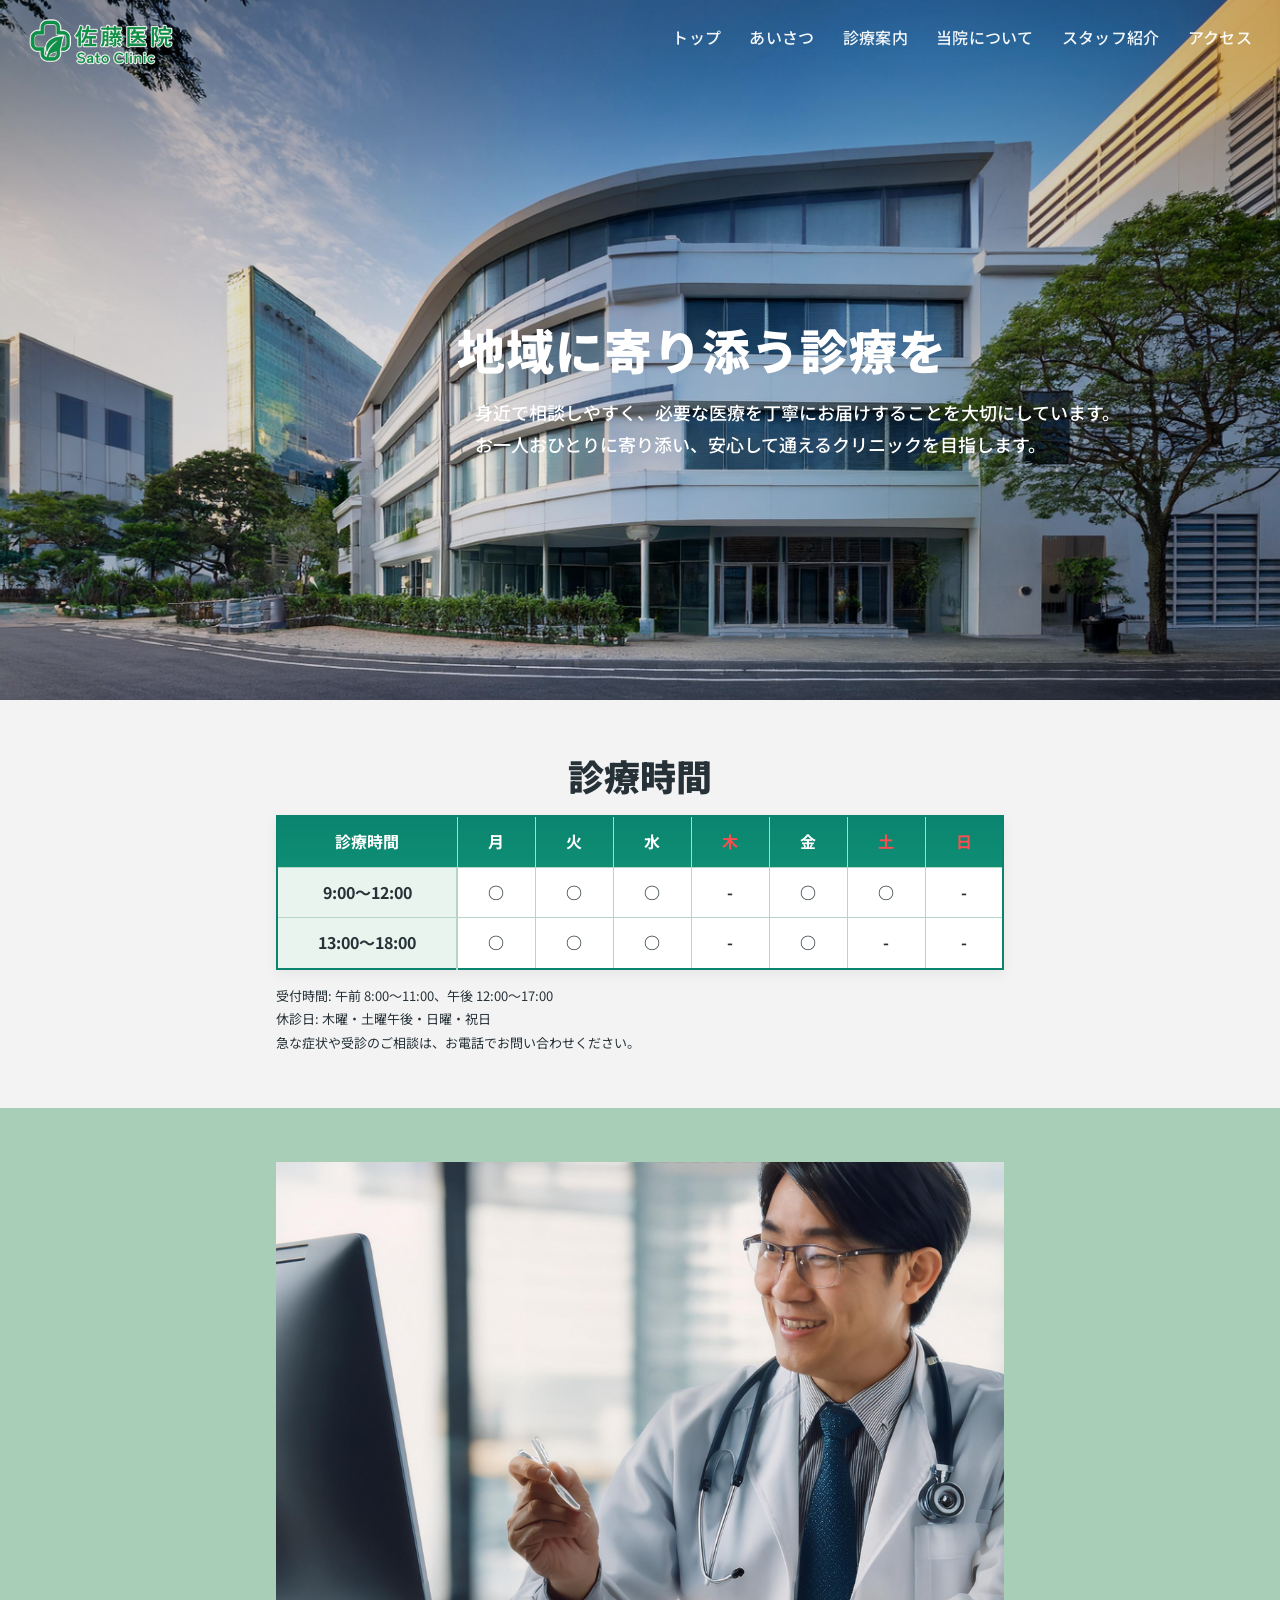
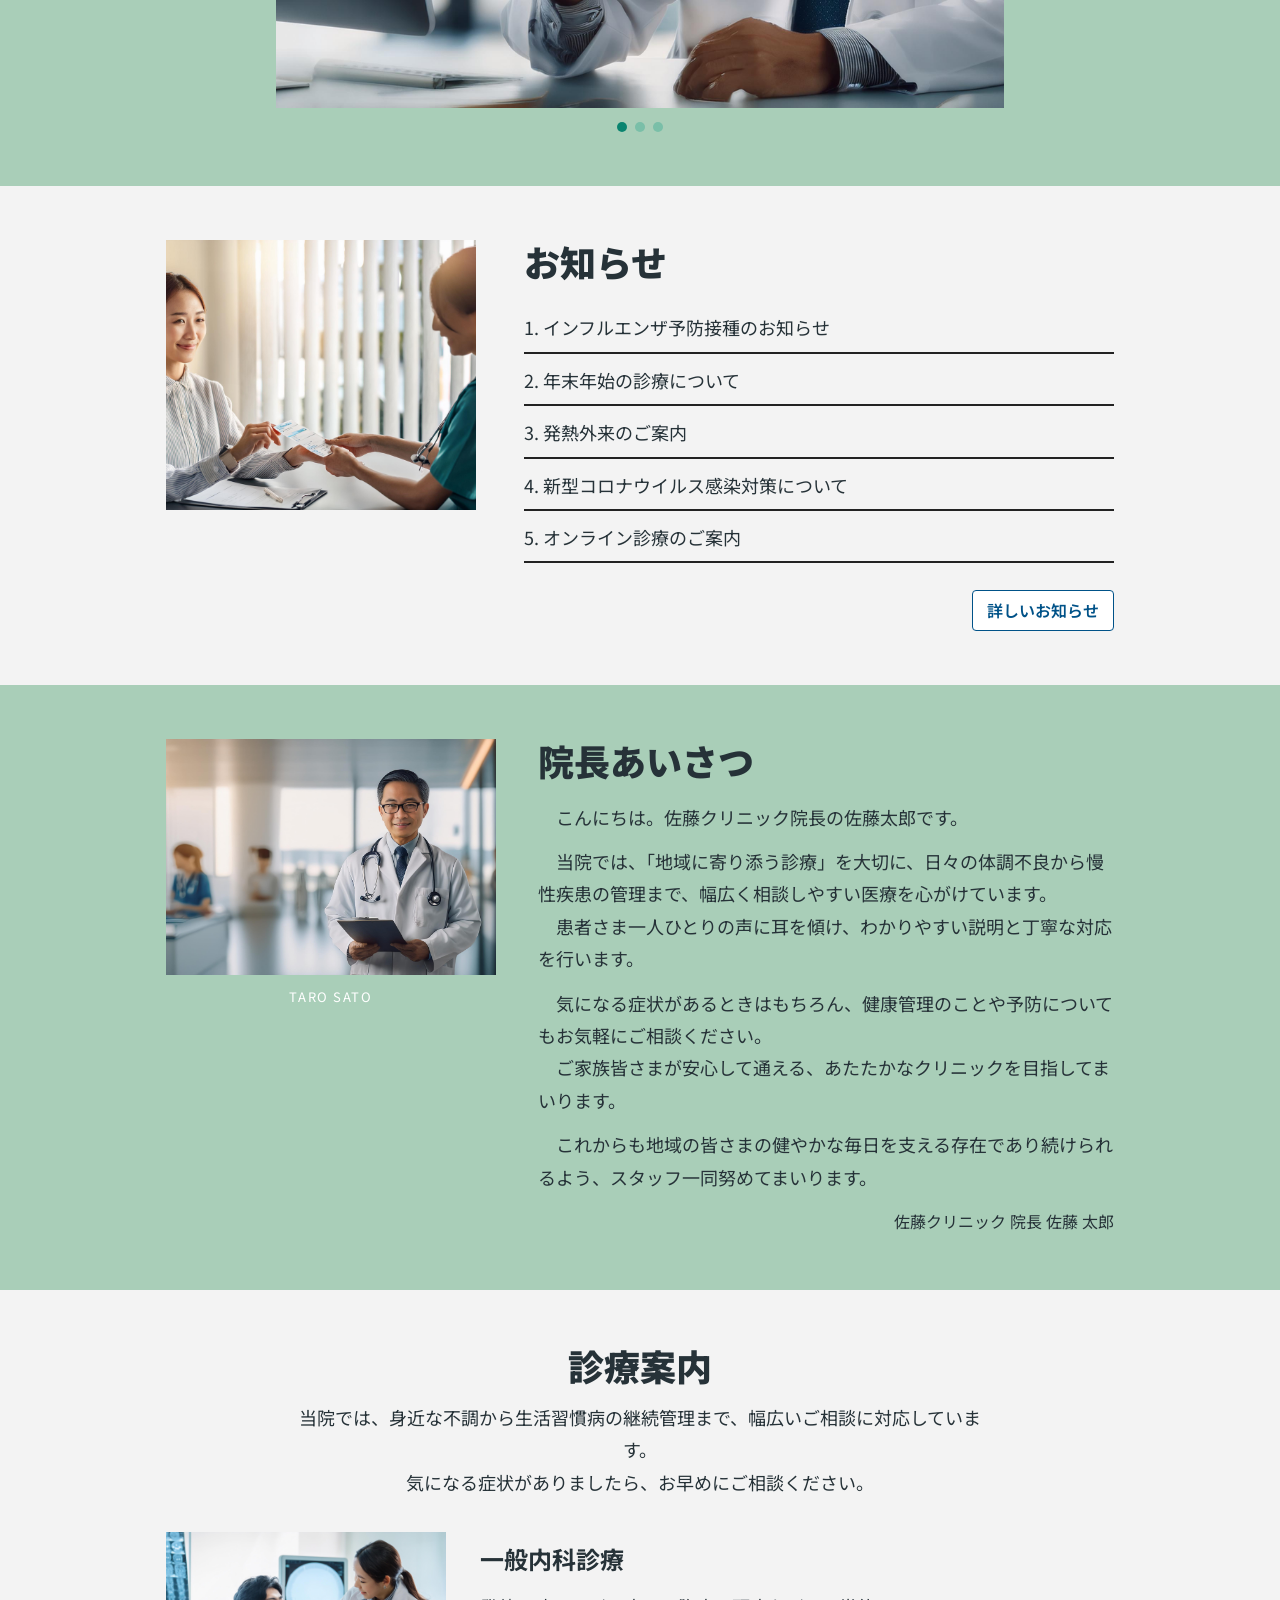
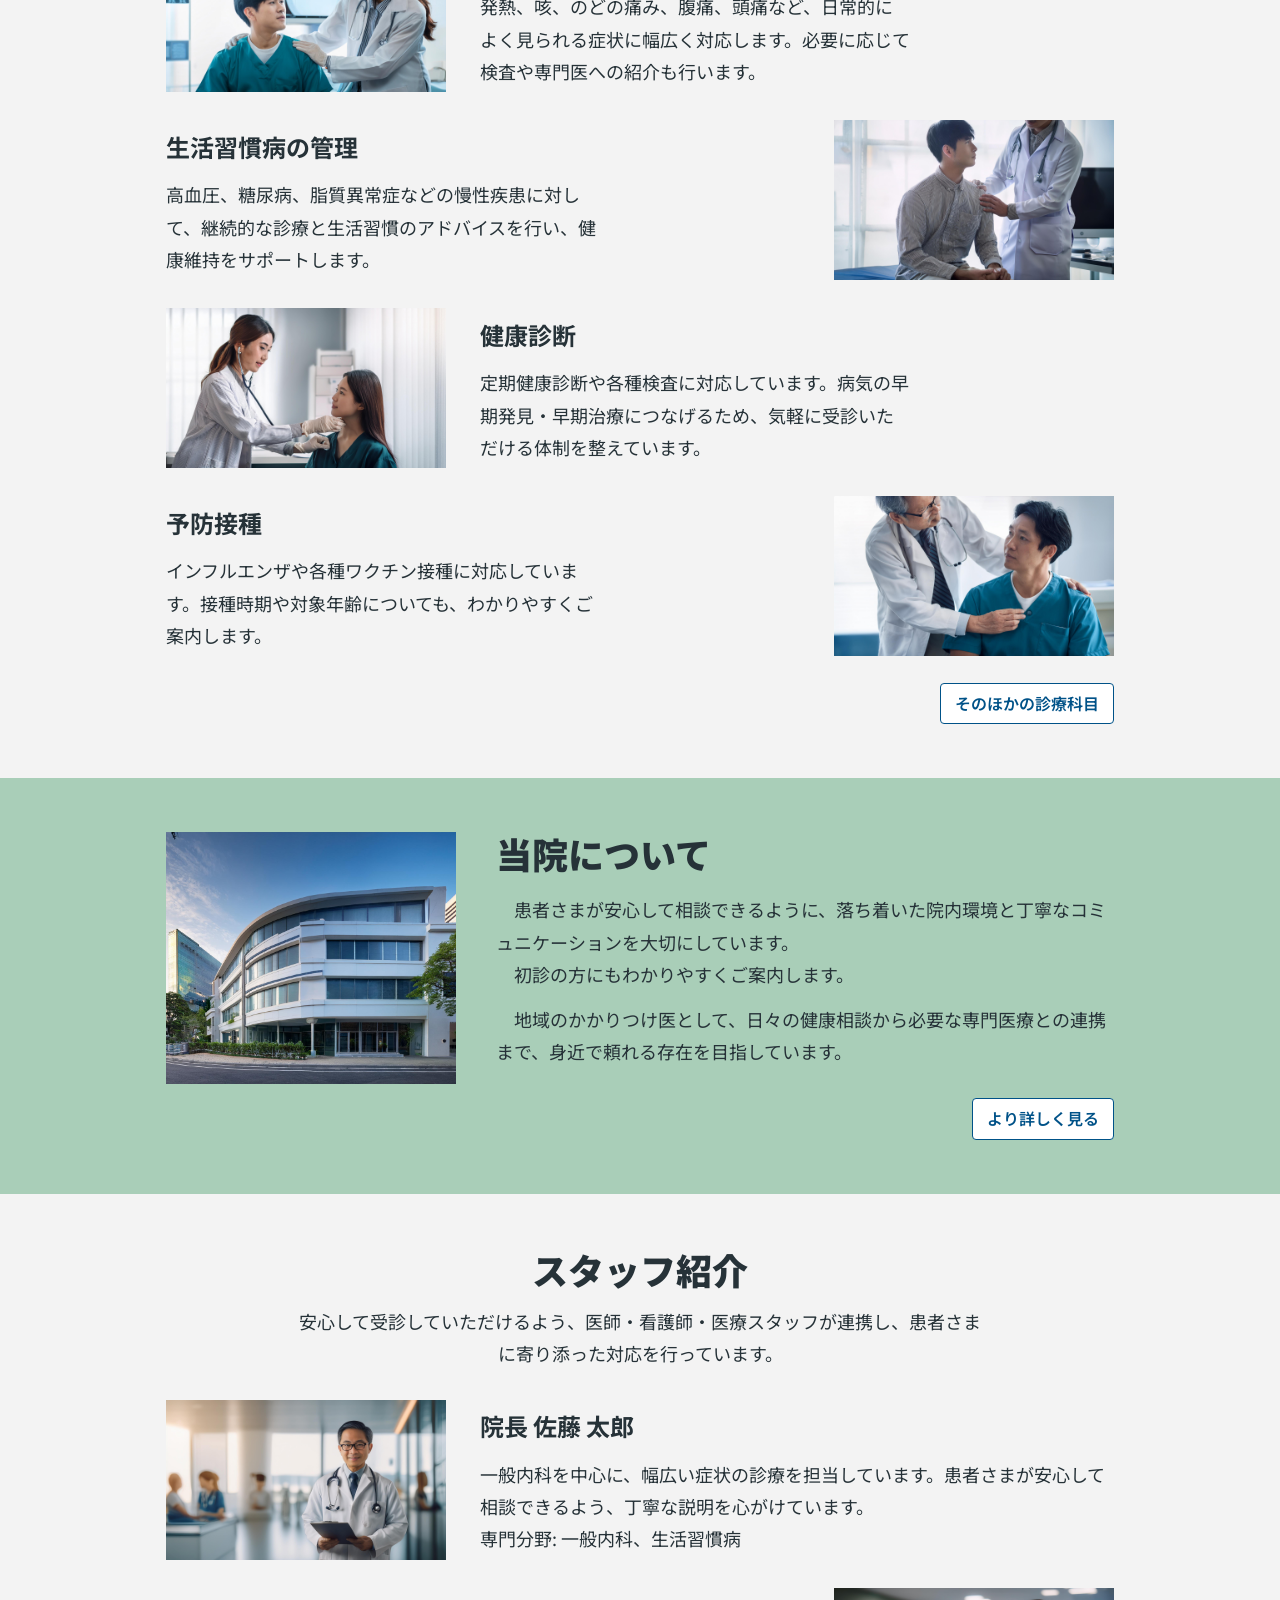
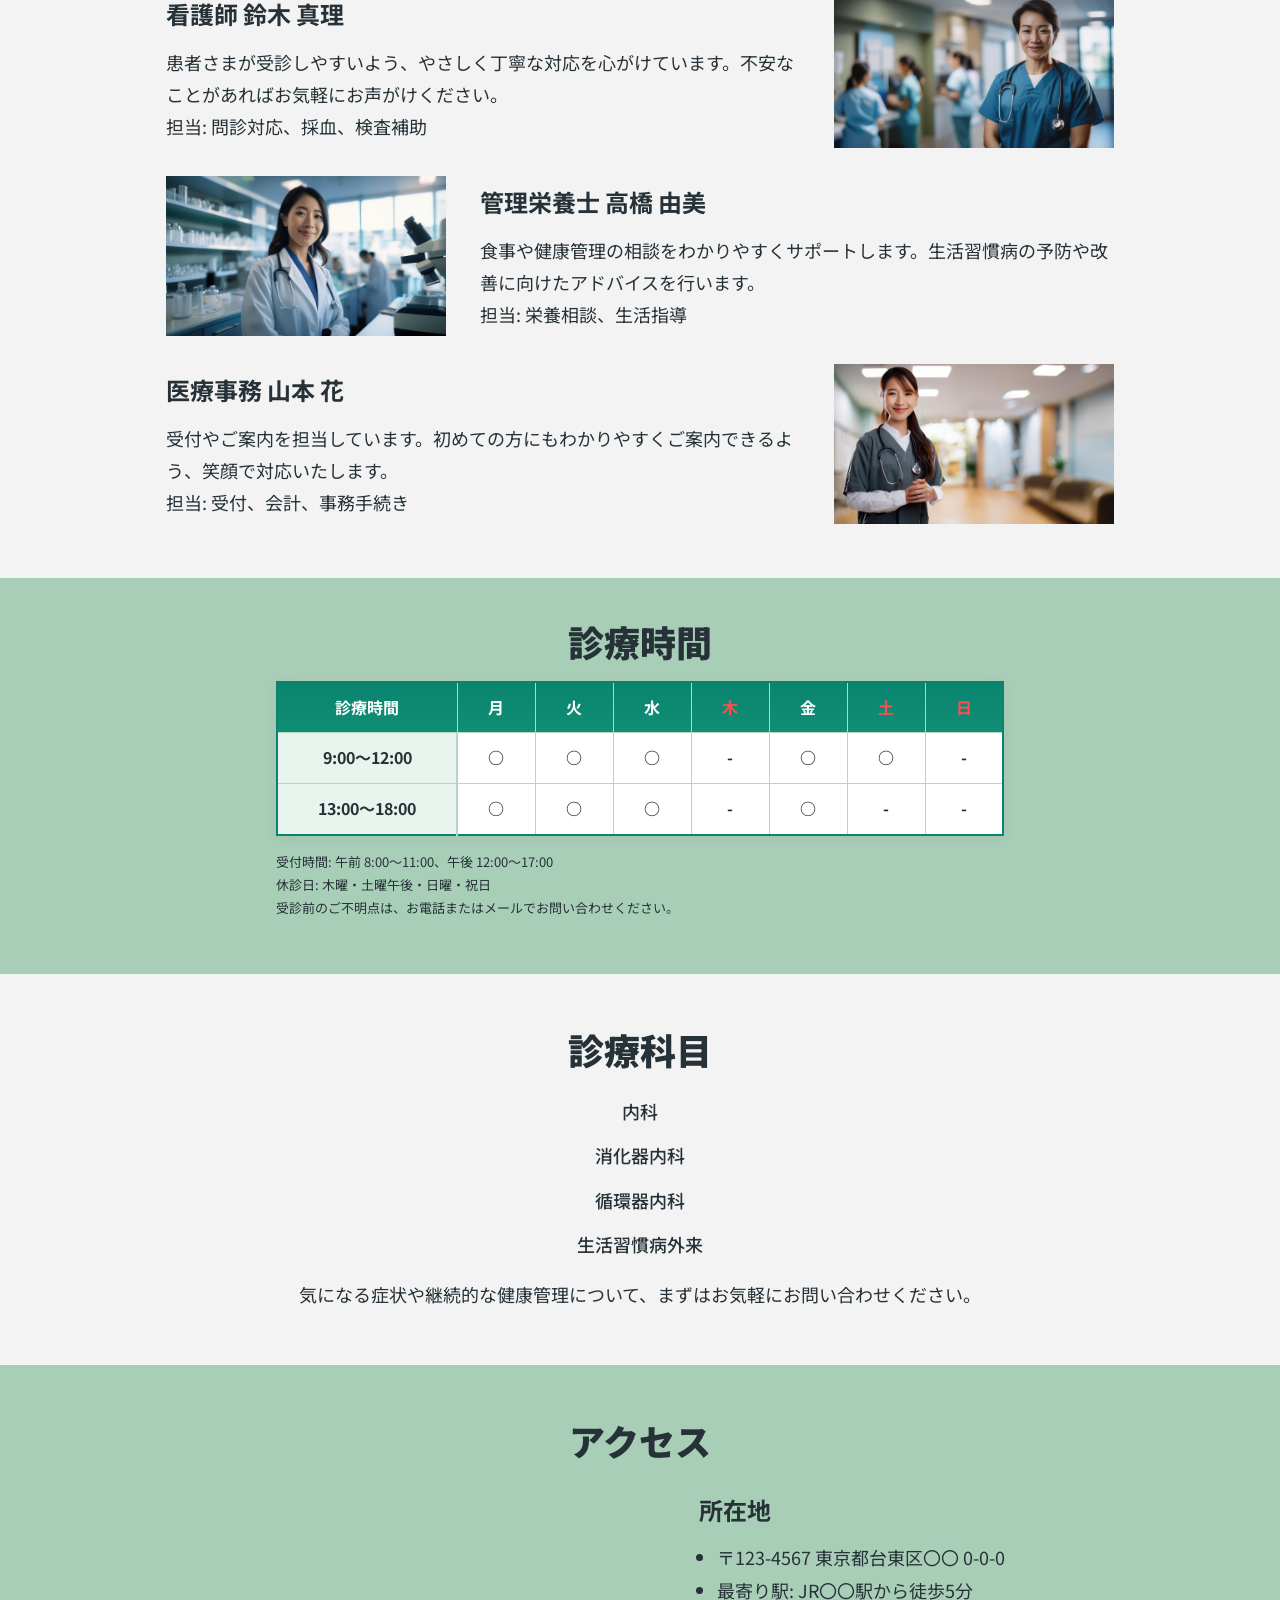
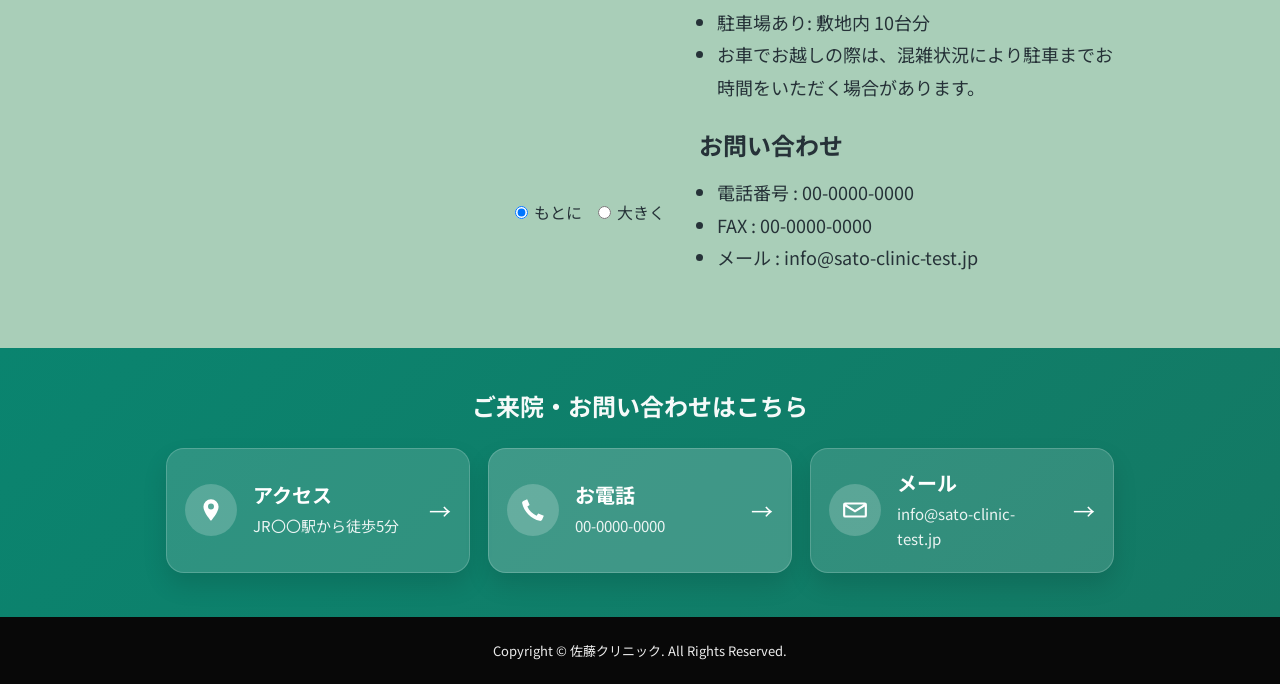
<file: index.html>
<!DOCTYPE html>
<html lang="ja">

<head>
  <meta charset="UTF-8">
  <meta name="viewport" content="width=device-width, initial-scale=1.0">
  <title>佐藤クリニック | Sato Clinic</title>
  <link rel="preconnect" href="https://fonts.googleapis.com">
  <link rel="preconnect" href="https://fonts.gstatic.com" crossorigin>
  <link href="https://fonts.googleapis.com/css2?family=Noto+Sans+JP:wght@400;500;700;900&display=swap" rel="stylesheet">
  <link rel="stylesheet" href="./css/style.css">
</head>

<body>
  <header class="hero" id="top">
    <img class="hero__bg" src="./img/Hospital_Exterior/hospital_1.jpg" alt="佐藤クリニックの外観">
    <div class="hero__overlay"></div>
    <div class="site-header container-wide">
      <a href="#top" class="logo-link" aria-label="佐藤クリニックのトップへ戻る">
        <img src="./img/Logo/logo.png" alt="佐藤クリニック Sato Clinic">
      </a>
      <nav class="global-nav" aria-label="グローバルナビゲーション">
        <ul>
          <li><a href="#top">トップ</a></li>
          <li><a href="#greeting">あいさつ</a></li>
          <li><a href="#medical">診療案内</a></li>
          <li><a href="#access">当院について</a></li>
          <li><a href="#staff">スタッフ紹介</a></li>
          <li><a href="#contact">アクセス</a></li>
        </ul>
      </nav>
    </div>
    <div class="hero__content container-wide">
      <div class="hero__copy">
        <h1>地域に寄り添う診療を</h1>
        <p>　身近で相談しやすく、必要な医療を丁寧にお届けすることを大切にしています。</br>　お一人おひとりに寄り添い、安心して通えるクリニックを目指します。</p>
      </div>
    </div>
  </header>

  <main>
    <section class="section section-hours section-white">
      <div class="container-narrow">
        <h2 class="section-title">診療時間</h2>
        <table class="hours-table" aria-label="診療時間表">
          <thead>
            <tr>
              <th>診療時間</th>
              <th>月</th>
              <th>火</th>
              <th>水</th>
              <th>木</th>
              <th>金</th>
              <th>土</th>
              <th>日</th>
            </tr>
          </thead>
          <tbody>
            <tr>
              <th>9:00〜12:00</th>
              <td>○</td>
              <td>○</td>
              <td>○</td>
              <td>-</td>
              <td>○</td>
              <td>○</td>
              <td>-</td>
            </tr>
            <tr>
              <th>13:00〜18:00</th>
              <td>○</td>
              <td>○</td>
              <td>○</td>
              <td>-</td>
              <td>○</td>
              <td>-</td>
              <td>-</td>
            </tr>
          </tbody>
        </table>
        <div class="hours-note">
          <p>受付時間: 午前 8:00〜11:00、午後 12:00〜17:00</p>
          <p>休診日: 木曜・土曜午後・日曜・祝日</p>
          <p>急な症状や受診のご相談は、お電話でお問い合わせください。</p>
        </div>
      </div>
    </section>

    <section class="section section-green">
      <div class="container-narrow gallery-carousel">
        <div class="three-gallery" aria-label="院内と診療風景のギャラリー">
          <div class="gallery-track">
            <figure class="gallery-slide"><img src="./img/Medical_Image/medical_1.jpg" alt="診療室の様子"></figure>
            <figure class="gallery-slide"><img src="./img/Hospital_Exterior/hospital_1.jpg" alt="クリニックの外観"></figure>
            <figure class="gallery-slide"><img src="./img/Patient_Image/patient_1.jpg" alt="患者さま対応の様子"></figure>
          </div>
        </div>
        <div class="gallery-dots" aria-label="ギャラリーのページネーション"></div>
      </div>
    </section>

    <section class="section section-white news-section">
      <div class="container-medium news-grid">
        <div class="news-grid__image">
          <img src="./img/Infomation_Image/information_2.jpg" alt="お知らせイメージ">
        </div>
        <div class="news-grid__content">
          <h2>お知らせ</h2>
          <ul class="news-list">
            <li><a href="#">1. インフルエンザ予防接種のお知らせ</a></li>
            <li><a href="#">2. 年末年始の診療について</a></li>
            <li><a href="#">3. 発熱外来のご案内</a></li>
            <li><a href="#">4. 新型コロナウイルス感染対策について</a></li>
            <li><a href="#">5. オンライン診療のご案内</a></li>
          </ul>
          <div class="news-link">
            <a href="./under-construction.html?return=./index.html%23news" class="link-button">詳しいお知らせ</a>
          </div>
        </div>
      </div>
    </section>

    <section class="section section-green" id="greeting">
      <div class="container-medium greeting-grid">
        <div class="greeting-grid__image">
          <img src="./img/Doctor_Image/sato_taro.jpg" alt="院長 佐藤 太郎">
          <div class="caption">TARO SATO</div>
        </div>
        <div class="greeting-grid__content">
          <h2>院長あいさつ</h2>
          <p>　こんにちは。佐藤クリニック院長の佐藤太郎です。</p>
          <p>　当院では、「地域に寄り添う診療」を大切に、日々の体調不良から慢性疾患の管理まで、幅広く相談しやすい医療を心がけています。</br>　患者さま一人ひとりの声に耳を傾け、わかりやすい説明と丁寧な対応を行います。
          </p>
          <p>　気になる症状があるときはもちろん、健康管理のことや予防についてもお気軽にご相談ください。</br>　ご家族皆さまが安心して通える、あたたかなクリニックを目指してまいります。</p>
          <p>　これからも地域の皆さまの健やかな毎日を支える存在であり続けられるよう、スタッフ一同努めてまいります。</p>
          <div class="signature">佐藤クリニック 院長 佐藤 太郎</div>
        </div>
      </div>
    </section>

    <section class="section section-white" id="medical">
      <div class="container-medium">
        <h2 class="section-title">診療案内</h2>
        <p class="section-lead">当院では、身近な不調から生活習慣病の継続管理まで、幅広いご相談に対応しています。</br>気になる症状がありましたら、お早めにご相談ください。</p>
        <div class="medical-grid">
          <article class="medical-item left-image">
            <img src="./img/Patient_Image/patient_7.jpg" alt="一般内科の診療イメージ">
            <div>
              <h3>一般内科診療</h3>
              <p>発熱、咳、のどの痛み、腹痛、頭痛など、日常的によく見られる症状に幅広く対応します。必要に応じて検査や専門医への紹介も行います。</p>
            </div>
          </article>
          <article class="medical-item right-image">
            <img src="./img/Patient_Image/patient_2.jpg" alt="生活習慣病の相談イメージ">
            <div>
              <h3>生活習慣病の管理</h3>
              <p>高血圧、糖尿病、脂質異常症などの慢性疾患に対して、継続的な診療と生活習慣のアドバイスを行い、健康維持をサポートします。</p>
            </div>
          </article>
          <article class="medical-item left-image">
            <img src="./img/Patient_Image/patient_3.jpg" alt="健康診断のイメージ">
            <div>
              <h3>健康診断</h3>
              <p>定期健康診断や各種検査に対応しています。病気の早期発見・早期治療につなげるため、気軽に受診いただける体制を整えています。</p>
            </div>
          </article>
          <article class="medical-item right-image">
            <img src="./img/Patient_Image/patient_6.jpg" alt="予防接種のイメージ">
            <div>
              <h3>予防接種</h3>
              <p>インフルエンザや各種ワクチン接種に対応しています。接種時期や対象年齢についても、わかりやすくご案内します。</p>
            </div>
          </article>
        </div>
        <div class="medical-item-link">
          <a href="./under-construction.html?return=./index.html%23medical" class="link-button">そのほかの診療科目</a>
        </div>
      </div>
    </section>

    <section class="section section-green" id="access">
      <div class="container-medium about-grid">
        <div class="about-grid__image">
          <img src="./img/Hospital_Exterior/hospital_1.jpg" alt="当院について">
        </div>
        <div class="about-grid__content">
          <h2>当院について</h2>
          <p>　患者さまが安心して相談できるように、落ち着いた院内環境と丁寧なコミュニケーションを大切にしています。</br>　初診の方にもわかりやすくご案内します。</p>
          <p>　地域のかかりつけ医として、日々の健康相談から必要な専門医療との連携まで、身近で頼れる存在を目指しています。</p>
          <div class="about-link">
            <a href="./under-construction.html?return=./index.html%23access" class="link-button">より詳しく見る</a>
          </div>
        </div>
      </div>
    </section>

    <section class="section section-white" id="staff">
      <div class="container-medium">
        <h2 class="section-title">スタッフ紹介</h2>
        <p class="section-lead">安心して受診していただけるよう、医師・看護師・医療スタッフが連携し、患者さまに寄り添った対応を行っています。</p>
        <div class="staff-list">
          <article class="staff-item">
            <img src="./img/Doctor_Image/sato_taro.jpg" alt="院長 佐藤 太郎">
            <div>
              <h3>院長 佐藤 太郎</h3>
              <p>一般内科を中心に、幅広い症状の診療を担当しています。患者さまが安心して相談できるよう、丁寧な説明を心がけています。</p>
              <p>専門分野: 一般内科、生活習慣病</p>
            </div>
          </article>
          <article class="staff-item reverse">
            <img src="./img/Doctor_Image/suzuki_mari.jpg" alt="看護師 鈴木 真理">
            <div>
              <h3>看護師 鈴木 真理</h3>
              <p>患者さまが受診しやすいよう、やさしく丁寧な対応を心がけています。不安なことがあればお気軽にお声がけください。</p>
              <p>担当: 問診対応、採血、検査補助</p>
            </div>
          </article>
          <article class="staff-item">
            <img src="./img/Doctor_Image/takahashi_yumi.jpg" alt="管理栄養士 高橋 由美">
            <div>
              <h3>管理栄養士 高橋 由美</h3>
              <p>食事や健康管理の相談をわかりやすくサポートします。生活習慣病の予防や改善に向けたアドバイスを行います。</p>
              <p>担当: 栄養相談、生活指導</p>
            </div>
          </article>
          <article class="staff-item reverse">
            <img src="./img/Doctor_Image/yamamoto_hana.jpg" alt="医療事務 山本 花">
            <div>
              <h3>医療事務 山本 花</h3>
              <p>受付やご案内を担当しています。初めての方にもわかりやすくご案内できるよう、笑顔で対応いたします。</p>
              <p>担当: 受付、会計、事務手続き</p>
            </div>
          </article>
        </div>
      </div>
    </section>

    <section class="section section-green section-hours section-hours-bottom">
      <div class="container-narrow">
        <h2 class="section-title">診療時間</h2>
        <table class="hours-table" aria-label="診療時間表 下部">
          <thead>
            <tr>
              <th>診療時間</th>
              <th>月</th>
              <th>火</th>
              <th>水</th>
              <th>木</th>
              <th>金</th>
              <th>土</th>
              <th>日</th>
            </tr>
          </thead>
          <tbody>
            <tr>
              <th>9:00〜12:00</th>
              <td>○</td>
              <td>○</td>
              <td>○</td>
              <td>-</td>
              <td>○</td>
              <td>○</td>
              <td>-</td>
            </tr>
            <tr>
              <th>13:00〜18:00</th>
              <td>○</td>
              <td>○</td>
              <td>○</td>
              <td>-</td>
              <td>○</td>
              <td>-</td>
              <td>-</td>
            </tr>
          </tbody>
        </table>
        <div class="hours-note">
          <p>受付時間: 午前 8:00〜11:00、午後 12:00〜17:00</p>
          <p>休診日: 木曜・土曜午後・日曜・祝日</p>
          <p>受診前のご不明点は、お電話またはメールでお問い合わせください。</p>
        </div>
      </div>
    </section>

    <section class="section section-white departments-section">
      <div class="container-medium departments-block">
        <h2 class="section-title">診療科目</h2>
        <ul class="departments-list">
          <li>内科</li>
          <li>消化器内科</li>
          <li>循環器内科</li>
          <li>生活習慣病外来</li>
        </ul>
        <p>気になる症状や継続的な健康管理について、まずはお気軽にお問い合わせください。</p>
      </div>
    </section>
  </main>

  <section class="section section-green" id="contact">
    <div class="container-medium access-block">
      <h2 class="section-title">アクセス</h2>
      <div class="access-grid">
        <div class="access-grid__map">
          <iframe class="contact-map"
            src="https://www.google.com/maps?q=35.7102564661031,139.78121598301541&z=14&output=embed" title="アクセスマップ"
            loading="lazy" referrerpolicy="no-referrer-when-downgrade" allowfullscreen></iframe>
          <div class="map-zoom-controls" aria-label="地図のズーム切り替え">
            <label class="map-zoom-controls__option">
              <input type="radio" name="map-zoom" value="14" checked>
              <span>もとに</span>
            </label>
            <label class="map-zoom-controls__option">
              <input type="radio" name="map-zoom" value="16">
              <span>大きく</span>
            </label>
          </div>
        </div>
        <div class="access-grid__content">
          <h3>所在地</h3>
          <ul>
            <li>〒123-4567 東京都台東区〇〇 0-0-0</li>
            <li>最寄り駅: JR〇〇駅から徒歩5分</li>
            <li>駐車場あり: 敷地内 10台分</li>
            <li>お車でお越しの際は、混雑状況により駐車までお時間をいただく場合があります。</li>
          </ul>
          <h3>お問い合わせ</h3>
          <ul class="contact-info-list">
            <li>
              <span class="contact-info-list__label">電話番号</span>
              <span class="contact-info-list__separator">:</span>
              <span class="contact-info-list__value"><a href="tel:00000000000">00-0000-0000</a></span>
            </li>
            <li>
              <span class="contact-info-list__label">FAX</span>
              <span class="contact-info-list__separator">:</span>
              <span class="contact-info-list__value">00-0000-0000</span>
            </li>
            <li>
              <span class="contact-info-list__label">メール</span>
              <span class="contact-info-list__separator">:</span>
              <span class="contact-info-list__value">
                <a href="mailto:info@sato-clinic-test.jp?subject=ホームページからのお問い合わせ">
                  info@sato-clinic-test.jp
                </a>
              </span>
            </li>
          </ul>
        </div>
      </div>
    </div>
  </section>

  <footer class="site-footer">
    <div class="footer-contact-area">
      <div class="container-medium">
        <p class="footer-contact-lead">ご来院・お問い合わせはこちら</p>

        <div class="footer-contact-nav">
          <a href="#contact" class="footer-contact-card">
            <span class="footer-contact-card__icon" aria-hidden="true">
              <svg viewBox="0 0 24 24" focusable="false">
                <path
                  d="M12 2a7 7 0 0 0-7 7c0 5.2 7 13 7 13s7-7.8 7-13a7 7 0 0 0-7-7Zm0 9.5A2.5 2.5 0 1 1 12 6a2.5 2.5 0 0 1 0 5.5Z">
                </path>
              </svg>
            </span>
            <span class="footer-contact-card__body">
              <span class="footer-contact-card__label">アクセス</span>
              <span class="footer-contact-card__detail">JR〇〇駅から徒歩5分</span>
            </span>
            <span class="footer-contact-card__arrow" aria-hidden="true">→</span>
          </a>


          <a href="tel:00000000000" class="footer-contact-card footer-contact-card--phone">
            <span class="footer-contact-card__icon" aria-hidden="true">
              <svg viewBox="0 0 24 24" focusable="false">
                <path
                  d="M6.6 2 3 3.6c-.8.4-1.2 1.3-1 2.2C3.5 13.4 10.6 20.5 18.2 22c.9.2 1.8-.2 2.2-1l1.6-3.6-5.2-2.2-1.5 2.1c-3.7-1.6-6.9-4.8-8.5-8.5l2.1-1.5L6.6 2Z">
                </path>
              </svg>
            </span>
            <span class="footer-contact-card__body">
              <span class="footer-contact-card__label">お電話</span>
              <span class="footer-contact-card__detail">00-0000-0000</span>
            </span>
            <span class="footer-contact-card__arrow" aria-hidden="true">→</span>
          </a>

          <a href="mailto:info@sato-clinic-test.jp?subject=ホームページからのお問い合わせ" class="footer-contact-card">
            <span class="footer-contact-card__icon" aria-hidden="true">
              <svg viewBox="0 0 24 24" focusable="false">
                <path
                  d="M3 5h18a2 2 0 0 1 2 2v10a2 2 0 0 1-2 2H3a2 2 0 0 1-2-2V7a2 2 0 0 1 2-2Zm9 7 8-5H4l8 5Zm0 2.3L3 8.7V17h18V8.7l-9 5.6Z">
                </path>
              </svg>
            </span>
            <span class="footer-contact-card__body">
              <span class="footer-contact-card__label">メール</span>
              <span class="footer-contact-card__detail">info@sato-clinic-test.jp</span>
            </span>
            <span class="footer-contact-card__arrow" aria-hidden="true">→</span>
          </a>


        </div>
      </div>
    </div>

    <div class="footer-info-area">
      <div class="container-medium footer-info">
        <p class="footer-copyright">Copyright &copy; 佐藤クリニック. All Rights Reserved.</p>
      </div>
    </div>
  </footer>

  <script src="./js/script.js"></script>
</body>

</html>
</file>
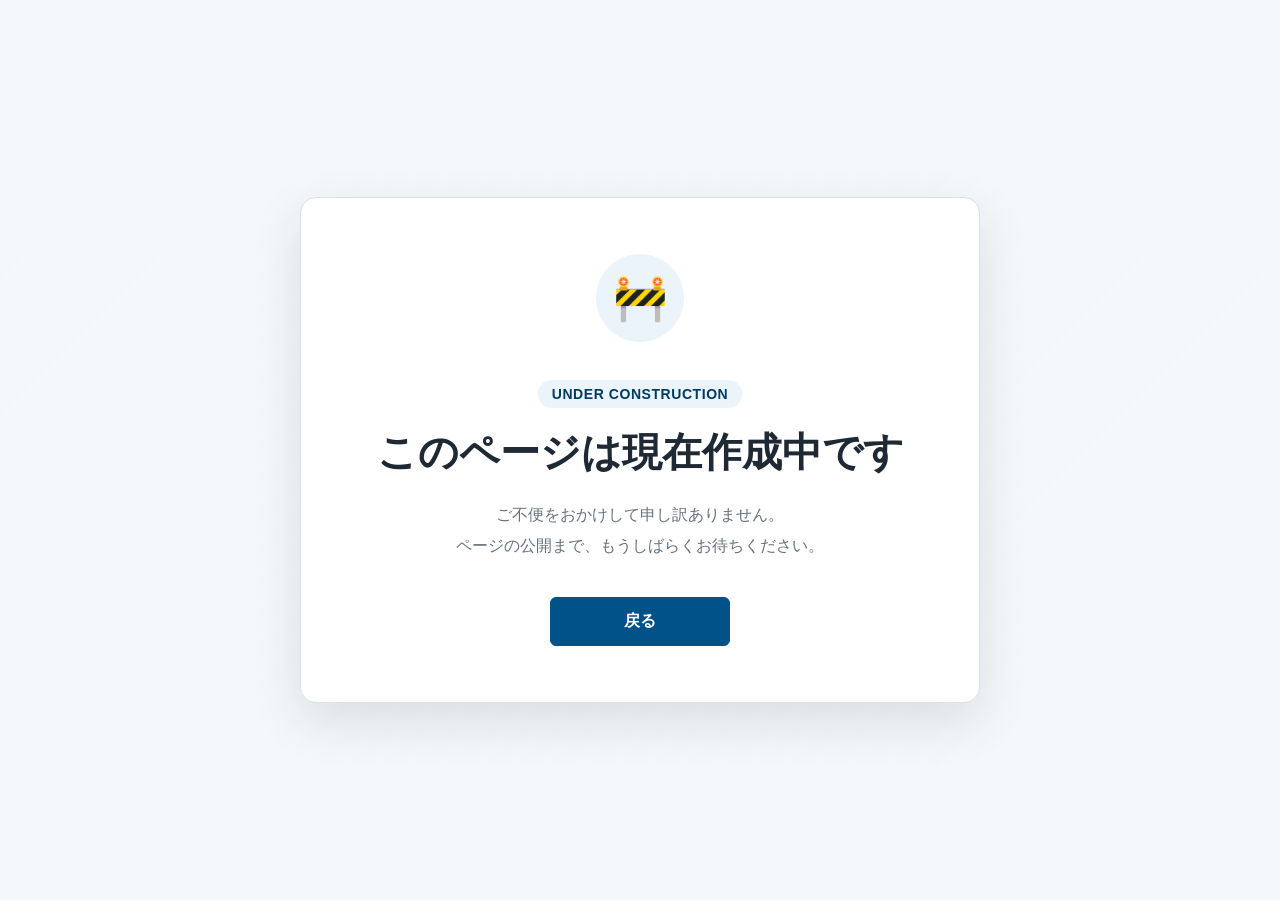
<file: under-construction.html>
<!DOCTYPE html>
<html lang="ja">

<head>
    <meta charset="UTF-8">
    <meta name="viewport" content="width=device-width, initial-scale=1.0">
    <title>ページ作成中</title>
    <style>
        :root {
            --primary: #005288;
            --primary-dark: #003b62;
            --background: #f5f8fa;
            --text: #1f2933;
            --muted: #66727d;
            --card: #ffffff;
            --border: #d9e2e8;
        }

        * {
            box-sizing: border-box;
        }

        body {
            margin: 0;
            min-height: 100vh;
            display: grid;
            place-items: center;
            padding: 24px;
            color: var(--text);
            background:
                linear-gradient(rgba(245, 248, 250, 0.92), rgba(245, 248, 250, 0.92)),
                repeating-linear-gradient(-45deg,
                    #eef3f6 0,
                    #eef3f6 12px,
                    #f8fafb 12px,
                    #f8fafb 24px);
            font-family: "Noto Sans JP", "Yu Gothic", "Meiryo", sans-serif;
        }

        .construction-card {
            width: min(680px, 100%);
            padding: 56px 40px;
            text-align: center;
            background: var(--card);
            border: 1px solid var(--border);
            border-radius: 16px;
            box-shadow: 0 18px 50px rgba(31, 41, 51, 0.12);
        }

        .construction-icon {
            width: 88px;
            height: 88px;
            display: grid;
            place-items: center;
            margin: 0 auto 24px;
            color: var(--primary);
            background: #eaf4fa;
            border-radius: 50%;
            font-size: 44px;
            line-height: 1;
        }

        .status-label {
            display: inline-block;
            margin-bottom: 16px;
            padding: 6px 14px;
            color: var(--primary-dark);
            background: #eaf4fa;
            border-radius: 999px;
            font-size: 14px;
            font-weight: 700;
            letter-spacing: 0.04em;
        }

        h1 {
            margin: 0;
            font-size: clamp(28px, 5vw, 40px);
            line-height: 1.4;
        }

        .message {
            max-width: 520px;
            margin: 20px auto 0;
            color: var(--muted);
            font-size: 16px;
            line-height: 1.9;
        }

        .back-button {
            display: inline-flex;
            align-items: center;
            justify-content: center;
            gap: 8px;
            min-width: 180px;
            margin-top: 36px;
            padding: 13px 24px;
            color: #ffffff;
            background: var(--primary);
            border: 1px solid var(--primary);
            border-radius: 6px;
            font: inherit;
            font-weight: 700;
            text-decoration: none;
            cursor: pointer;
            transition: background-color 0.2s ease, transform 0.2s ease;
        }

        .back-button:hover {
            background: var(--primary-dark);
            transform: translateY(-1px);
        }

        .back-button:focus-visible {
            outline: 3px solid rgba(0, 82, 136, 0.3);
            outline-offset: 3px;
        }

        @media (max-width: 600px) {
            .construction-card {
                padding: 40px 24px;
            }
        }
    </style>
</head>

<body>
    <main class="construction-card">
        <div class="construction-icon" aria-hidden="true">🚧</div>

        <p class="status-label">UNDER CONSTRUCTION</p>

        <h1>このページは現在作成中です</h1>

        <p class="message">
            ご不便をおかけして申し訳ありません。<br>
            ページの公開まで、もうしばらくお待ちください。
        </p>
        <button type="button" class="back-button">戻る</button>
    </main>

    <script>
        const params = new URLSearchParams(window.location.search);
        const returnUrl = params.get('return');
        const backButton = document.querySelector('.back-button');

        if (backButton) {
            backButton.addEventListener('click', () => {
                if (returnUrl) {
                    window.location.href = returnUrl;
                    return;
                }

                if (window.history.length > 1) {
                    window.history.back();
                    return;
                }

                window.location.href = '/';
            });
        }
    </script>
</body>

</html>
</file>
<file: css/style.css>
:root {
  --green: #a9ceb8;
  --deep-green: #0a846f;
  --deep-green-dark: #0a846f;
  --text: #263238;
  --muted: #333333;
  --white: #ffffff;
  --bg: #f4f4f4;
}

* {
  box-sizing: border-box;
}

html {
  scroll-behavior: smooth;
}

body {
  margin: 0;
  min-width: 0;
  overflow-x: hidden;
  font-family: 'Noto Sans JP', sans-serif;
  font-size: 18px;
  line-height: 1.8;
  color: var(--text);
  background: var(--bg);
}

a {
  color: inherit;
  text-decoration: none;
}

img {
  display: block;
  max-width: 100%;
}

.container-wide,
.container-medium,
.container-narrow {
  width: min(100%, 1440px);
  margin: 0 auto;
  position: relative;
  padding-inline: 16px;
}

.container-medium {
  max-width: 980px;
}

.container-narrow {
  max-width: 760px;
}

.hero {
  position: relative;
  height: 700px;
  overflow: hidden;
}

.hero__bg {
  position: absolute;
  inset: 0;
  width: 100%;
  height: 100%;
  object-fit: cover;
}

.hero__overlay {
  position: absolute;
  inset: 0;
  background: linear-gradient(90deg, rgba(0, 0, 0, 0.18) 0%, rgba(0, 0, 0, 0.06) 42%, rgba(0, 0, 0, 0.22) 100%);
}

.site-header {
  position: relative;
  z-index: 2;
  display: flex;
  align-items: flex-start;
  justify-content: space-between;
  padding: 18px 20px 0;
}

.logo-link img {
  width: 165px;
}

.global-nav ul {
  display: flex;
  gap: 28px;
  list-style: none;
  margin: 0;
  padding: 2px 8px 0 0;
}

.global-nav a {
  color: rgba(255, 255, 255, 0.95);
  font-size: 16px;
  font-weight: 500;
  letter-spacing: 0.02em;
}

.hero__content {
  position: relative;
  z-index: 2;
  height: 100%;
}

.hero__copy {
  position: absolute;
  right: 160px;
  top: 250px;
  color: #fff;
  text-align: left;
}

.hero__copy h1 {
  margin: 0 0 16px;
  font-size: 48px;
  line-height: 1.3;
  font-weight: 900;
  letter-spacing: 0.02em;
}

.hero__copy p {
  margin: 0;
  font-size: 18px;
  line-height: 1.8;
  font-weight: 500;
}

.section {
  padding: 54px 0;
}

.section-white {
  background: #f3f3f3;
}

.section-green {
  background: var(--green);
}

.hours-table {
  width: 100%;
  border-collapse: collapse;
  table-layout: fixed;
  background: var(--white);
  border: 2px solid var(--deep-green);
  box-shadow: 0 4px 12px rgba(0, 0, 0, 0.06);
}

.hours-table th,
.hours-table td {
  border: 1px solid #b7d5c5;
  text-align: center;
  padding: 12px 8px;
  font-size: 16px;
  line-height: 1.6;
}

.hours-table thead th {
  background: linear-gradient(180deg, var(--deep-green) 0%, #0f8e74 100%);
  color: #fff;
  font-weight: 700;
}

.hours-table thead th:nth-child(5),
.hours-table thead th:nth-child(7),
.hours-table thead th:nth-child(8) {
  color: #ff4d4f;
}

.hours-table thead th:first-child,
.hours-table tbody th {
  width: 180px;
}

.hours-table tbody th {
  background: #e8f4ed;
  color: var(--text);
  font-weight: 700;
  border-right: 2px solid #b7d5c5;
}

.hours-table td {
  background: #ffffff;
  font-size: 16px;
  font-weight: 700;
  color: var(--text);
}

.hours-note {
  margin-top: 14px;
  font-size: 13px;
  line-height: 1.8;
}

.hours-note p {
  margin: 0;
}

.gallery-carousel {
  position: relative;
}

.three-gallery {
  width: 100%;
  overflow: hidden;
}

.gallery-track {
  display: flex;
  width: 300%;
  transition: transform 0.35s ease;
  will-change: transform;
}

.gallery-track .gallery-slide {
  flex: 0 0 calc(100% / 3);
  width: calc(100% / 3);
  max-width: calc(100% / 3);
  margin: 0;
  aspect-ratio: 4 / 3;
  overflow: hidden;
  opacity: 1;
  transition: opacity 0.8s ease;
}

.gallery-track .gallery-slide.is-hidden {
  opacity: 0;
}

.gallery-track img {
  width: 100%;
  height: 100%;
  object-fit: cover;
}

.gallery-dots {
  display: flex;
  justify-content: center;
  gap: 8px;
  margin-top: 14px;
}

.gallery-dot {
  width: 10px;
  height: 10px;
  border: 0;
  border-radius: 50%;
  background: rgba(12, 156, 131, 0.3);
  padding: 0;
  cursor: pointer;
}

.gallery-dot.is-active {
  background: var(--deep-green);
}

.news-grid,
.greeting-grid,
.about-grid,
.access-grid {
  display: grid;
  align-items: start;
}

.news-grid {
  grid-template-columns: 310px 1fr;
  gap: 48px;
}

.news-grid__image img {
  width: 100%;
  aspect-ratio: 1.15 / 1;
  object-fit: cover;
}

.news-grid__content h2,
.greeting-grid__content h2,
.about-grid__content h2,
.section-title {
  margin: 0 0 18px;
  font-size: 36px;
  line-height: 1.2;
  font-weight: 900;
  text-align: center;
}

.news-grid__content h2,
.greeting-grid__content h2,
.about-grid__content h2 {
  text-align: left;
}

.news-list {
  list-style: none;
  margin: 0;
  padding: 0;
}

.news-list li {
  border-bottom: 2px solid #222;
  padding: 10px 0 8px;
  font-size: 18px;
  line-height: 1.8;
}

.news-link,
.medical-item-link {
  text-align: right;
  margin-top: 12px;
  font-size: 16px;
  text-decoration: underline;
}

.link-button {
  display: inline-block;
  border: solid 1px #005288;
  padding: 10px 14px;
  font-size: 16px;
  font-weight: 600;
  margin: 15px 0 0;
  color: #005288;
  text-decoration: none;
  background: #ffffff;
  border-radius: 4px;
  line-height: 1.2;
}

.news-link .link-button,
.medical-item-link .link-button,
.about-link .link-button {
  margin: 15px 0 0;
}

.greeting-grid {
  grid-template-columns: 330px 1fr;
  gap: 42px;
}

.greeting-grid__image img {
  width: 100%;
  aspect-ratio: 1.15 / 0.82;
  object-fit: cover;
}

.caption {
  text-align: center;
  margin-top: 10px;
  font-size: 13px;
  letter-spacing: 0.12em;
  color: #fff;
}

.greeting-grid__content p,
.about-grid__content p {
  margin: 0 0 12px;
  font-size: 18px;
  line-height: 1.8;
}

.signature {
  margin-top: 14px;
  text-align: right;
  font-size: 16px;
}

.medical-grid {
  margin-top: 34px;
  display: flex;
  flex-direction: column;
  gap: 28px;
}

.medical-item {
  display: grid;
  grid-template-columns: 280px 1fr;
  gap: 34px;
  align-items: center;
}

.medical-item.left-image {
  grid-template-columns: 280px 1fr;
}

.medical-item.right-image {
  grid-template-columns: 1fr 280px;
}

.medical-item.left-image>div,
.medical-item.right-image>div {
  max-width: 430px;
  width: 100%;
  justify-self: start;
}

.medical-item.right-image>div {
  order: 1;
}

.medical-item.right-image img {
  order: 2;
}

.medical-item img {
  width: 280px;
  height: 160px;
  object-fit: cover;
}

.medical-item h3,
.access-grid__content h3,
.staff-item h3 {
  margin: 0 0 10px;
  font-size: 24px;
  font-weight: 700;
}

.medical-item p,
.section-lead,
.staff-item p,
.access-grid__content li,
.departments-block p {
  margin: 0;
  font-size: 18px;
  line-height: 1.8;
}

.about-grid {
  grid-template-columns: 290px 1fr;
  gap: 40px;
}

.about-grid__image img {
  width: 100%;
  aspect-ratio: 1.15 / 1;
  object-fit: cover;
}

.about-link {
  text-align: right;
  margin-top: 16px;
  font-size: 16px;
  text-decoration: underline;
}

.section-lead {
  max-width: 690px;
  margin: -4px auto 30px;
  text-align: center;
}

.staff-list {
  display: flex;
  flex-direction: column;
  gap: 28px;
}

.staff-item {
  display: grid;
  grid-template-columns: 280px 1fr;
  gap: 34px;
  align-items: center;
}

.staff-item.reverse {
  grid-template-columns: 1fr 280px;
}

.staff-item.reverse>div {
  order: 1;
}

.staff-item.reverse img {
  order: 2;
}

.staff-item img {
  width: 280px;
  height: 160px;
  object-fit: cover;
}

.access-block .section-title {
  margin-bottom: 26px;
}

.access-grid {
  grid-template-columns: 1.2fr 1fr;
  gap: 34px;
}

.access-grid__map img,
.access-grid__map iframe {
  width: 100%;
  height: 290px;
  border: 0;
}

.access-grid__map img {
  object-fit: cover;
}

.map-zoom-controls {
  display: flex;
  justify-content: flex-end;
  gap: 16px;
  margin-top: 12px;
}

.map-zoom-controls__option {
  display: inline-flex;
  align-items: center;
  gap: 6px;
  font-size: 16px;
  line-height: 1.8;
  cursor: pointer;
}

.map-zoom-controls__option input {
  margin: 0;
}

.access-grid__content ul {
  margin: 0 0 20px 0;
  padding-left: 18px;
}

.section-hours-bottom {
  padding-top: 42px;
}

.departments-block {
  text-align: center;
}

.departments-list {
  list-style: none;
  margin: 24px 0 18px;
  padding: 0;
}

.departments-list li {
  margin-bottom: 12px;
  font-size: 18px;
  font-weight: 500;
}

.site-footer {
  color: #fff;
  font-size: 13px;
}

.footer-contact-area {
  background: linear-gradient(135deg, #0a846f 0%, #147964 100%);
  padding: 40px 0 44px;
}

.footer-contact-lead {
  margin: 0 0 24px;
  color: rgba(255, 255, 255, 0.96);
  font-size: 24px;
  font-weight: 700;
  line-height: 1.5;
  text-align: center;
}

.footer-contact-nav {
  display: grid;
  grid-template-columns: repeat(3, minmax(0, 1fr));
  gap: 18px;
}

.footer-contact-card {
  display: flex;
  align-items: center;
  gap: 16px;
  padding: 20px 18px;
  border-radius: 18px;
  background: rgba(255, 255, 255, 0.14);
  border: 1px solid rgba(255, 255, 255, 0.18);
  color: #ffffff;
  box-shadow: 0 12px 24px rgba(0, 0, 0, 0.12);
  transition: transform 0.2s ease, background 0.2s ease;
}

.footer-contact-card:hover,
.footer-contact-card:focus-visible {
  transform: translateY(-2px);
  background: rgba(255, 255, 255, 0.2);
}

.footer-contact-card__icon {
  flex: 0 0 52px;
  width: 52px;
  height: 52px;
  display: inline-flex;
  align-items: center;
  justify-content: center;
  border-radius: 50%;
  background: rgba(255, 255, 255, 0.2);
}

.footer-contact-card__icon svg {
  width: 26px;
  height: 26px;
  fill: currentColor;
}

.footer-contact-card__body {
  display: flex;
  flex-direction: column;
  min-width: 0;
  gap: 4px;
  text-align: left;
}

.footer-contact-card__label {
  font-size: 20px;
  font-weight: 700;
  line-height: 1.4;
}

.footer-contact-card__detail {
  font-size: 15px;
  line-height: 1.7;
  color: rgba(255, 255, 255, 0.9);
  overflow-wrap: anywhere;
}

.footer-contact-card__arrow {
  margin-left: auto;
  font-size: 22px;
  line-height: 1;
}

.footer-contact-card--phone {
  background: rgba(255, 255, 255, 0.2);
}

.footer-info-area {
  background: #080808;
  padding: 22px 0;
}

.footer-info {
  display: flex;
  align-items: end;
  justify-content: space-between;
  gap: 24px;
}

.footer-info p {
  margin: 0;
  color: rgba(255, 255, 255, 0.92);
}

.footer-clinic-name {
  margin-bottom: 6px;
  font-size: 20px;
  font-weight: 700;
}

.footer-copyright {
  width: 100%;
  text-align: center;
}

@media (max-width: 1024px) {
  .hero__copy {
    right: 60px;
    top: 240px;
  }

  .hero__copy h1 {
    font-size: 44px;
  }
}

@media (max-width: 768px) {
  .section {
    padding: 42px 0;
  }

  .site-header {
    flex-direction: column;
    align-items: flex-start;
    gap: 12px;
  }

  .global-nav ul {
    flex-wrap: wrap;
    gap: 14px;
    padding-right: 0;
  }

  .hero {
    height: 620px;
  }

  .hero__copy {
    left: 24px;
    right: 24px;
    top: 220px;
    max-width: 88%;
  }

  .hero__copy h1 {
    font-size: 34px;
  }

  .hero__copy p {
    font-size: 16px;
  }

  .news-grid,
  .greeting-grid,
  .about-grid,
  .access-grid,
  .medical-item,
  .staff-item {
    grid-template-columns: 1fr;
    gap: 24px;
  }

  .map-zoom-controls {
    justify-content: flex-end;
  }

  .footer-contact-nav {
    grid-template-columns: 1fr;
  }

  .footer-info {
    flex-direction: column;
    align-items: flex-start;
  }

  .footer-copyright {
    text-align: left;
  }

  .medical-item.left-image,
  .medical-item.right-image,
  .staff-item.reverse {
    grid-template-columns: 1fr;
  }

  .medical-item.right-image>div,
  .medical-item.right-image img,
  .staff-item.reverse>div,
  .staff-item.reverse img {
    order: initial;
  }

  .medical-item.right-image {
    display: flex;
    flex-direction: column;
  }

  .medical-item.right-image>img {
    order: 1;
  }

  .medical-item.right-image>div {
    order: 2;
  }

  .medical-item img,
  .staff-item img {
    width: 100%;
    height: auto;
    max-height: 240px;
  }

  .medical-item.left-image>div,
  .medical-item.right-image>div {
    max-width: none;
  }

  .news-grid__content h2,
  .greeting-grid__content h2,
  .about-grid__content h2,
  .section-title {
    text-align: center;
  }

  .news-grid__content h2,
  .greeting-grid__content h2,
  .about-grid__content h2 {
    margin-top: 6px;
  }

  .works-grid {
    grid-template-columns: repeat(2, minmax(0, 1fr));
  }
}

@media (max-width: 480px) {

  body {
    font-size: 16px;
  }

  .container-wide,
  .container-medium,
  .container-narrow {
    padding-inline: 14px;
  }

  .section {
    padding: 32px 0;
  }

  .logo-link img {
    width: 140px;
  }

  .hero {
    height: 520px;
  }

  .hero__copy {
    left: 16px;
    right: 16px;
    top: 190px;
    max-width: 100%;
  }

  .hero__copy h1 {
    font-size: 30px;
  }

  .hero__copy p {
    font-size: 16px;
  }

  .hours-table th,
  .hours-table td {
    padding: 8px 4px;
    font-size: 13px;
  }

  .three-gallery {
    touch-action: pan-y;
  }

  .news-list li {
    font-size: 16px;
  }

  .greeting-grid__content p,
  .about-grid__content p,
  .medical-item p,
  .section-lead,
  .staff-item p,
  .access-grid__content li,
  .departments-block p {
    font-size: 16px;
  }

  .news-grid__content h2,
  .greeting-grid__content h2,
  .about-grid__content h2,
  .section-title {
    font-size: 26px;
  }

  .global-nav a,
  .news-link,
  .medical-item-link,
  .about-link,
  .link-button,
  .signature,
  .map-zoom-controls__option,
  .departments-list li {
    font-size: 16px;
  }

  .caption,
  .hours-note,
  .site-footer {
    font-size: 13px;
  }

  .footer-contact-area {
    padding: 32px 0 36px;
  }

  .footer-contact-lead {
    font-size: 22px;
  }

  .footer-contact-card {
    padding: 18px 16px;
    gap: 14px;
  }

  .footer-contact-card__icon {
    flex-basis: 46px;
    width: 46px;
    height: 46px;
  }

  .footer-contact-card__icon svg {
    width: 22px;
    height: 22px;
  }

  .footer-contact-card__label {
    font-size: 18px;
  }

  .footer-contact-card__detail {
    font-size: 14px;
  }

  .footer-clinic-name {
    font-size: 18px;
  }

  .medical-item h3,
  .access-grid__content h3,
  .staff-item h3 {
    font-size: 22px;
  }
}
</file>
